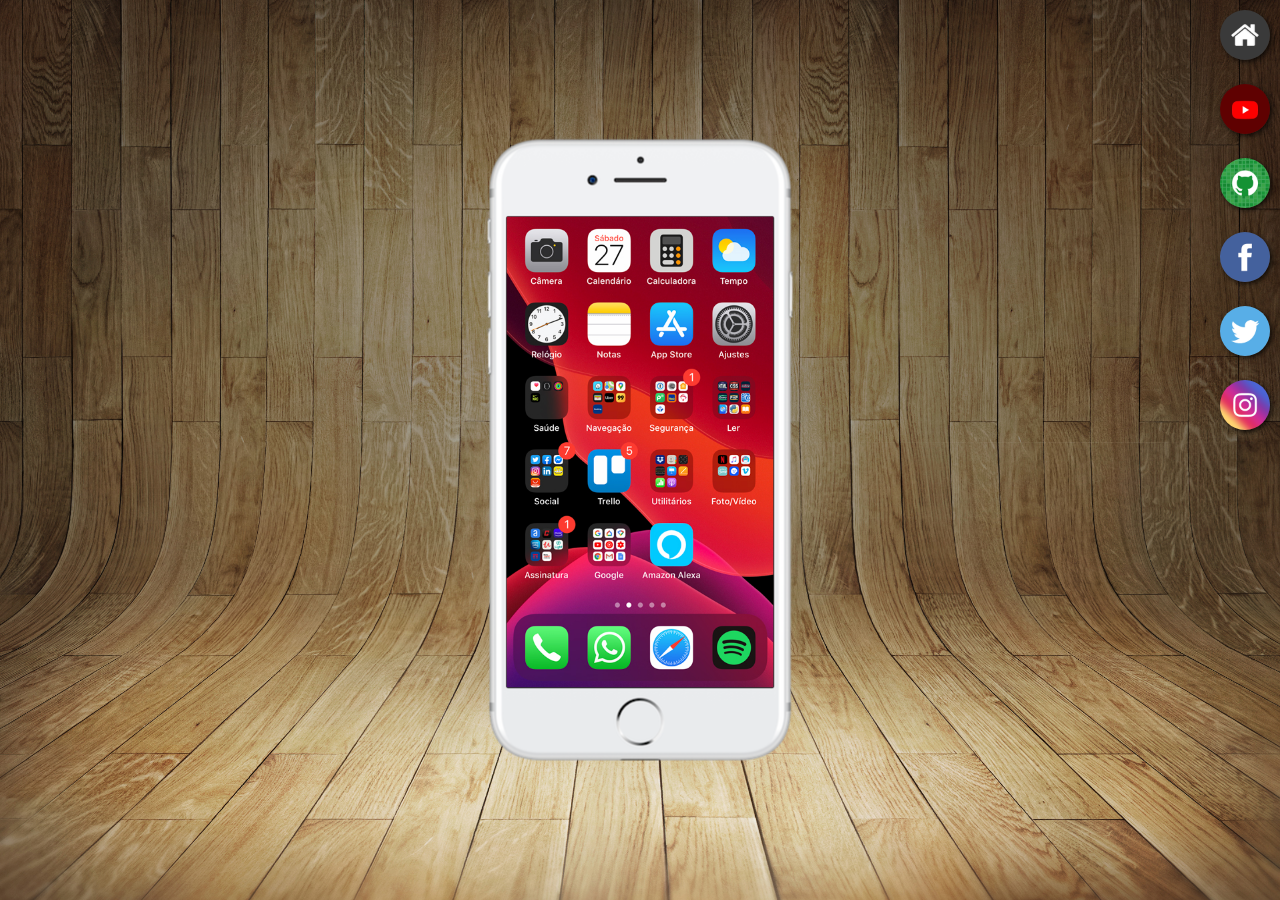
<file: index.html>
<!DOCTYPE html>
<html lang="pt-br">
<head>
    <meta charset="UTF-8">
    <meta name="viewport" content="width=device-width, initial-scale=1.0">
    <title>Projeto redes sociais</title>
    <link rel="shortcut icon" href="favicon.ico" type="image/x-icon">
    <link rel="stylesheet" href="estilos/style.css">
</head>
<body>
    <main>
        <section id="telefone">
            <iframe src="home.html" name="tela" id="tela" frameborder="0"></iframe>
        </section>
        <section id="redes-sociais">
            <a href="" target="tela"> <img src="imagens/logo-home.jpg" alt=""></a><br>
            <a href="youtube.html" target="tela"> <img src="imagens/logo-youtube.jpg" alt=""></a><br>
            <a href="github.html" target="tela"> <img src="imagens/logo-github.jpg" alt=""></a><br>
            <a href="" target="tela"> <img src="imagens/logo-facebook.jpg" alt=""></a><br>
            <a href="" target="tela"> <img src="imagens/logo-twitter.jpg" alt=""></a><br>
            <a href="" target="tela"> <img src="imagens/logo-instagram.jpg" alt=""></a>
        </section>
    </main>
</body>
</html>
</file>
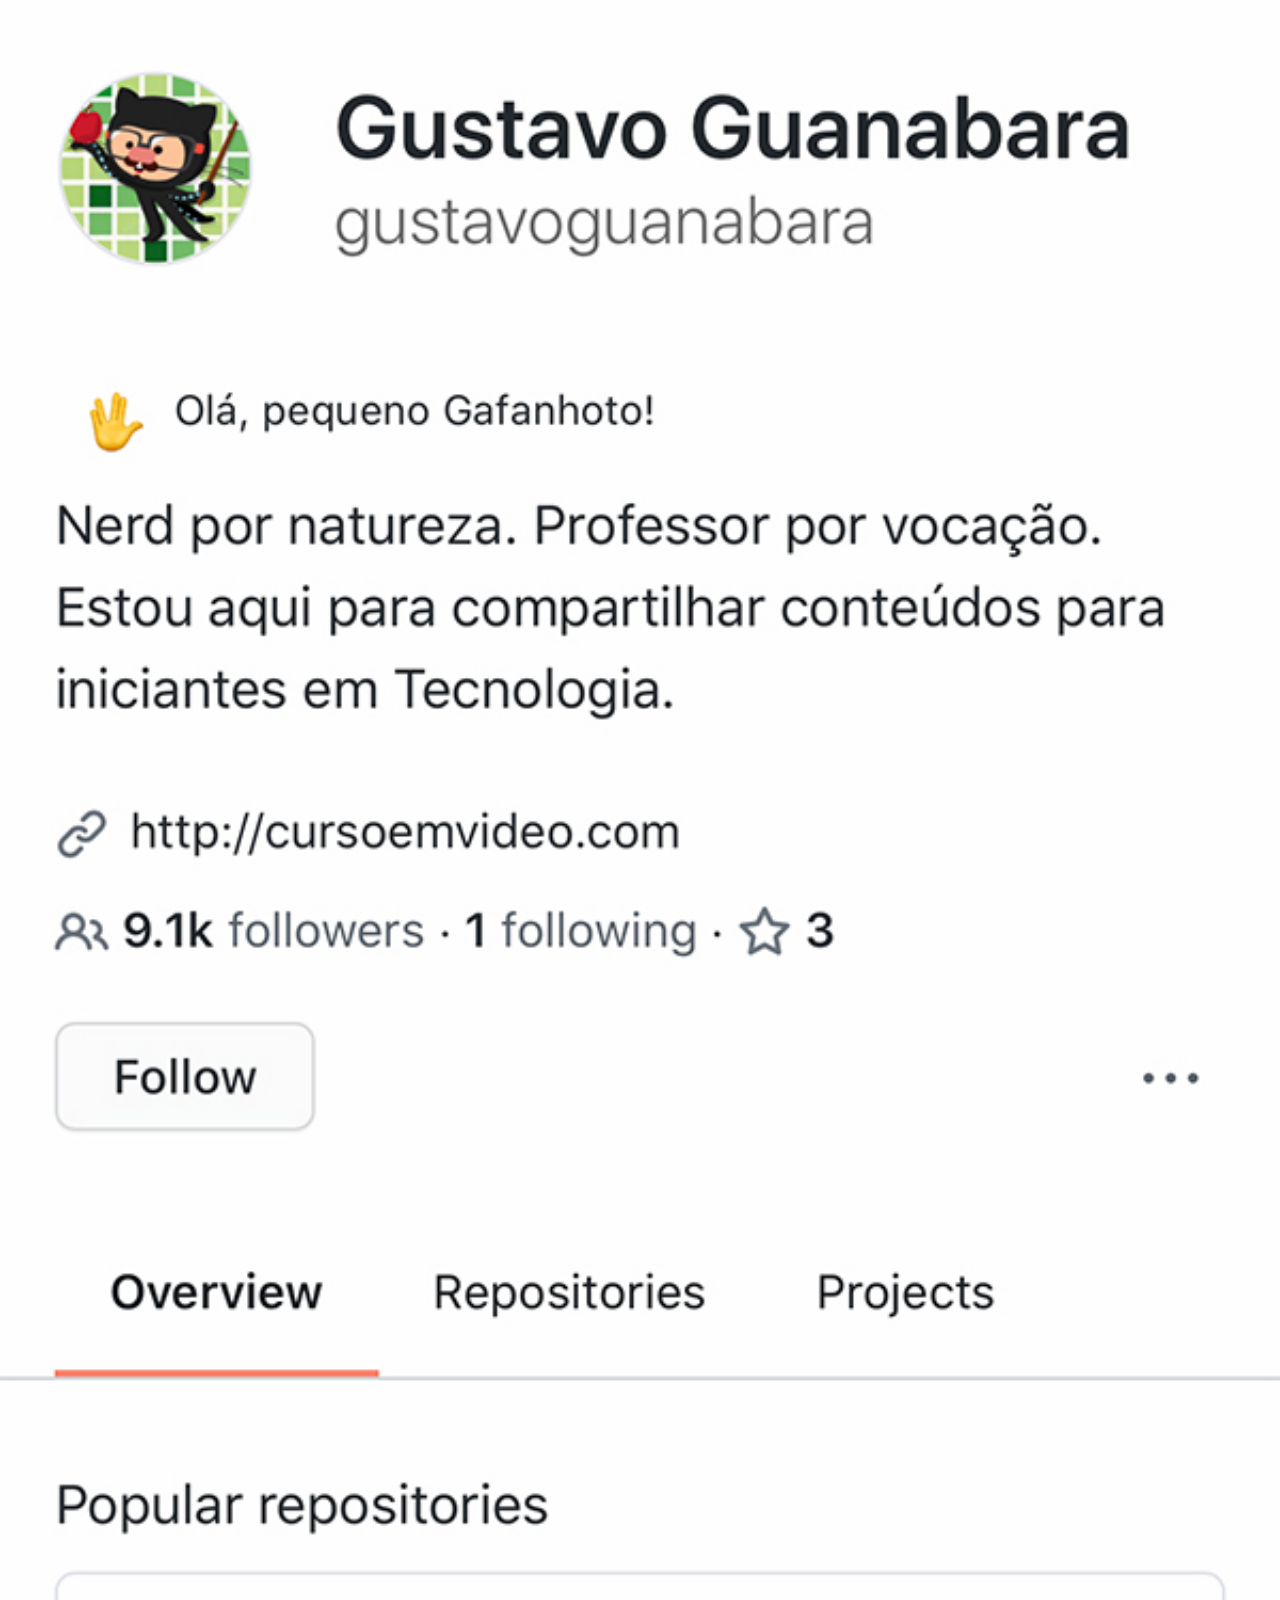
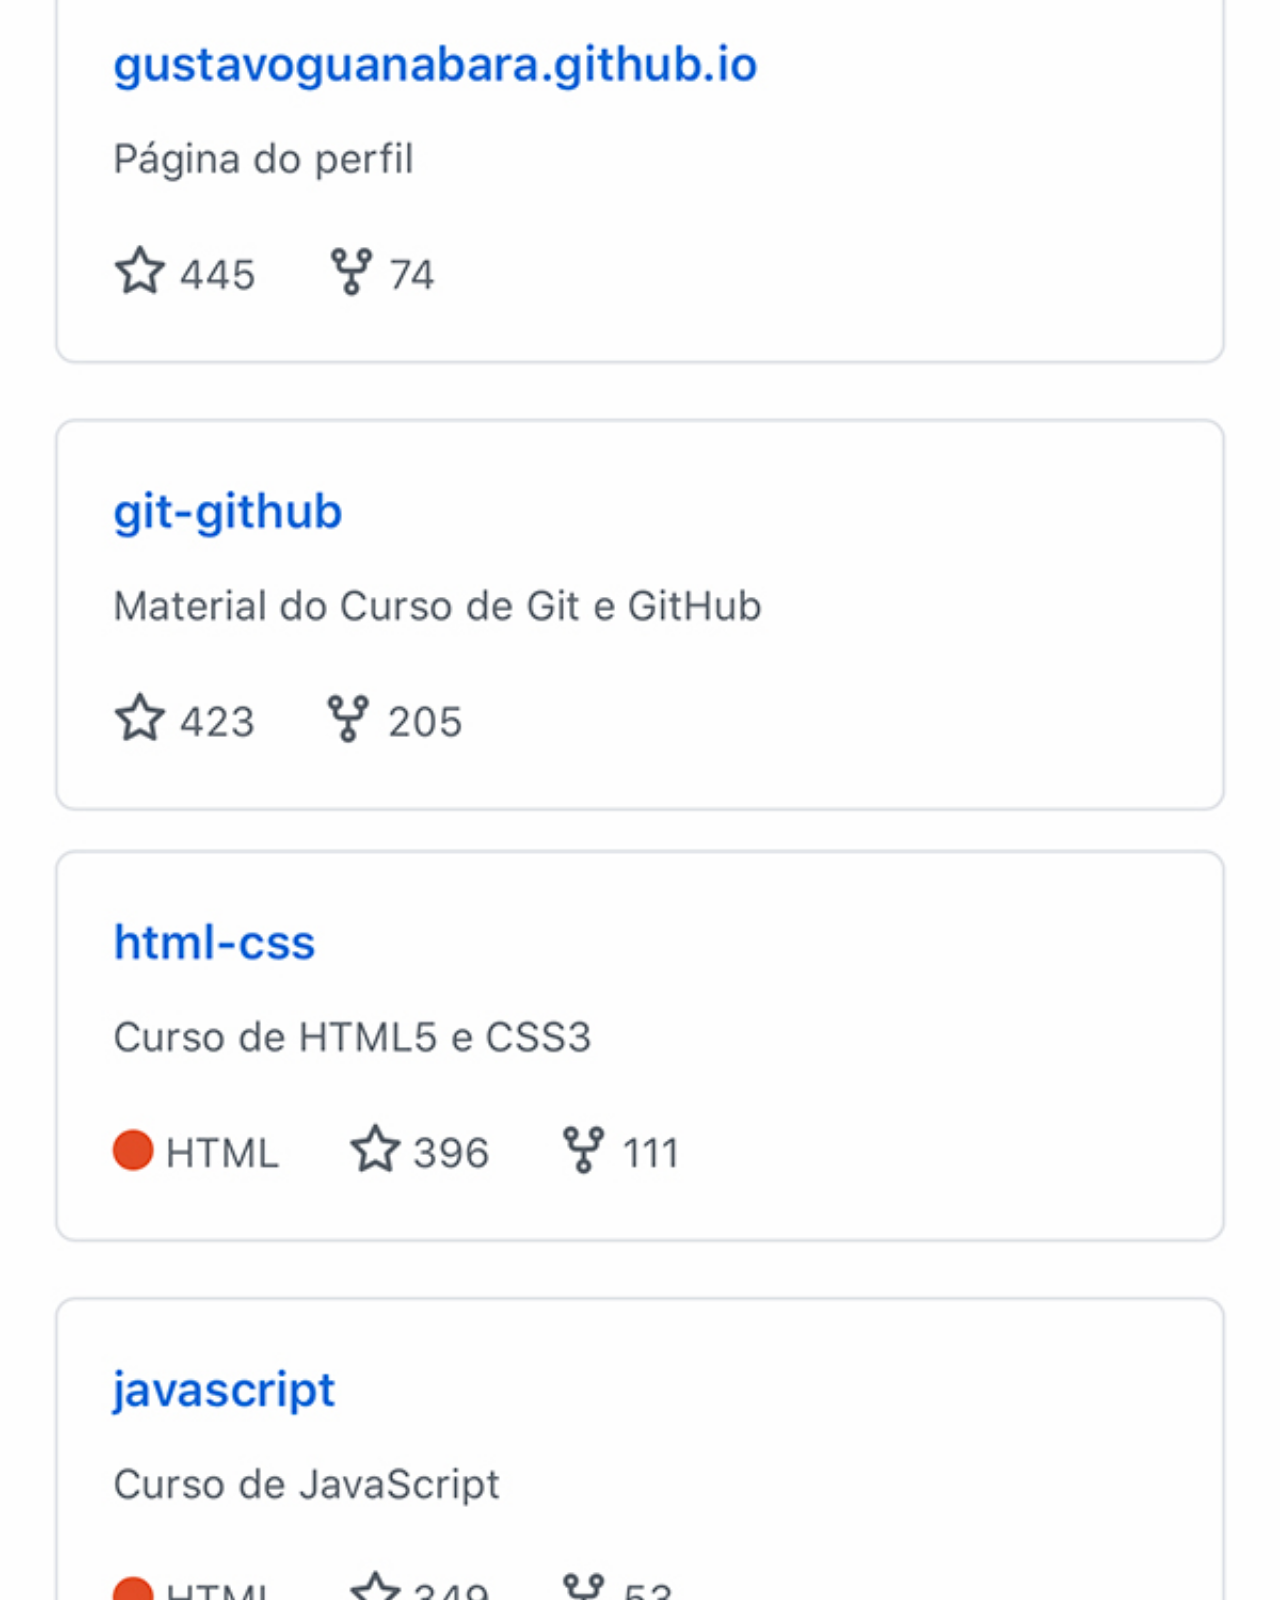
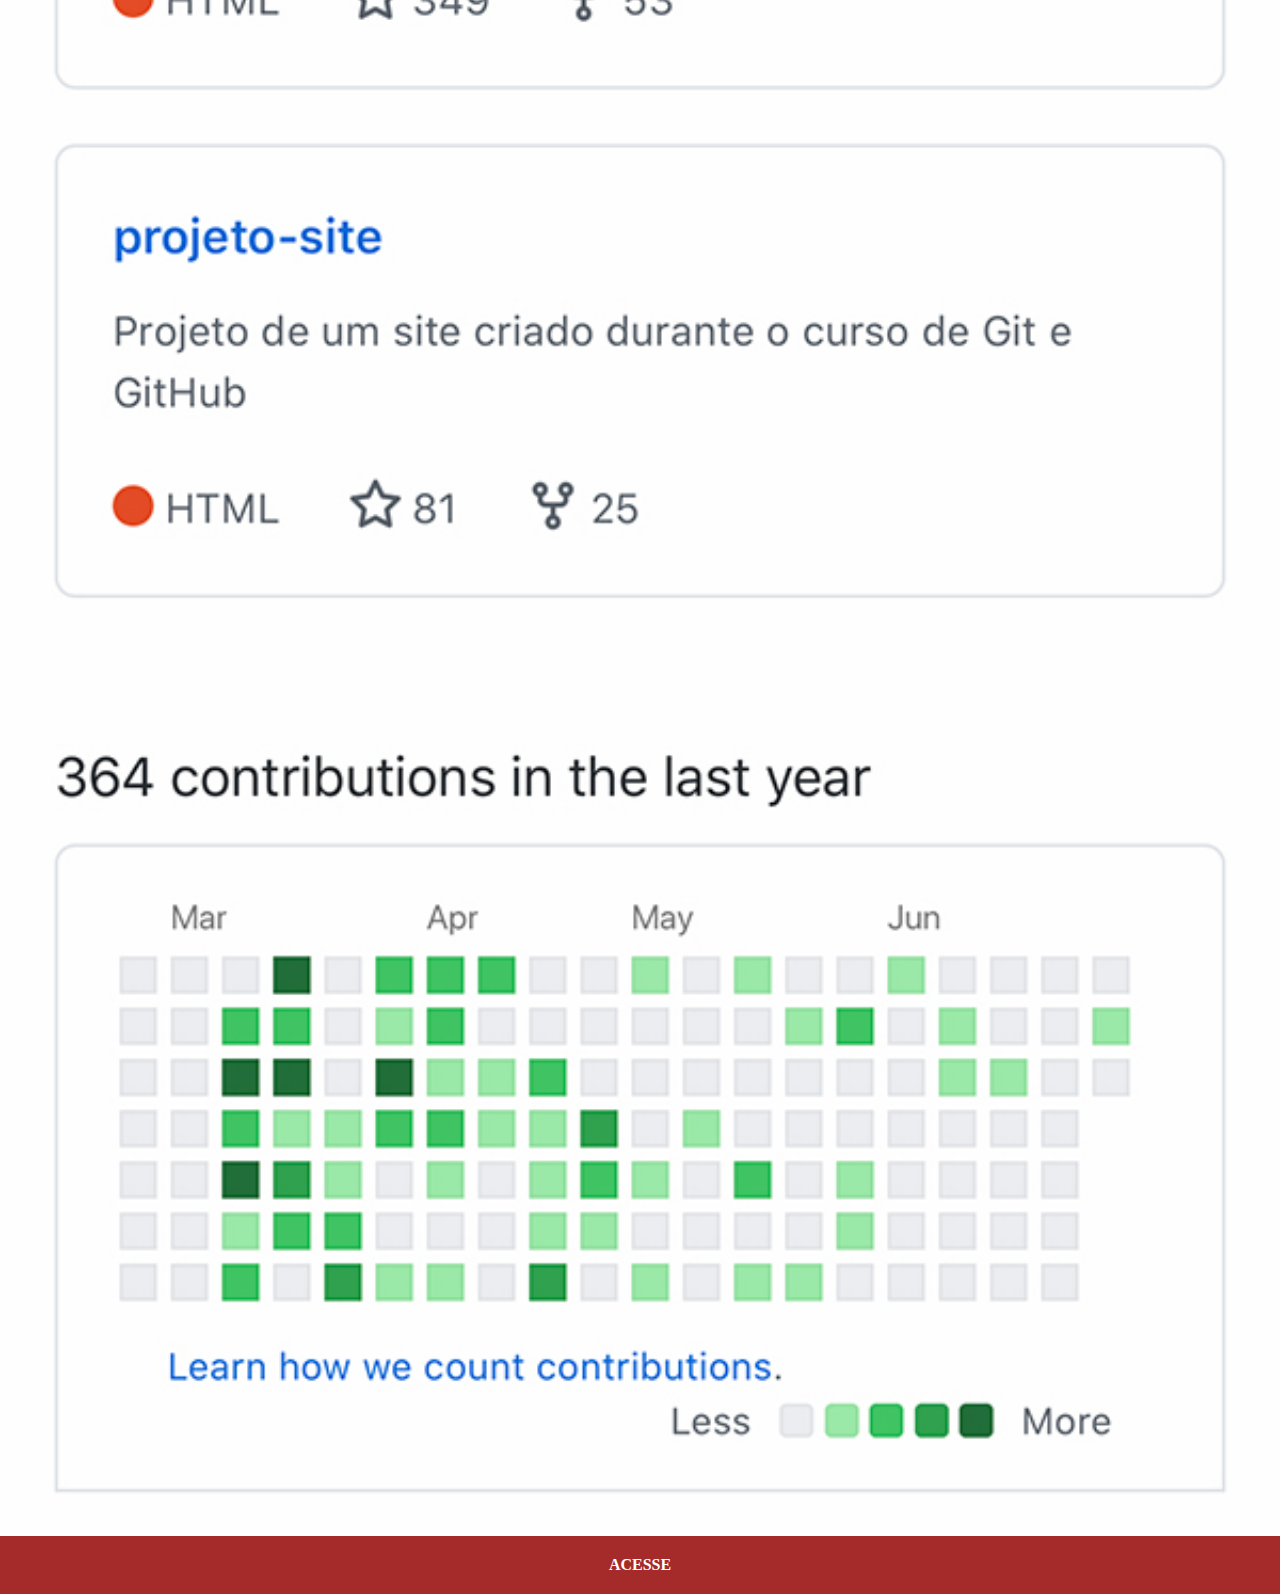
<file: github.html>
<!DOCTYPE html>
<html lang="pt-br">
<head>
    <meta charset="UTF-8">
    <meta name="viewport" content="width=device-width, initial-scale=1.0">
    <title>github</title>
    <link rel="stylesheet" href="estilos/social.css">
</head>
<body>
    <img src="imagens/tela-github.jpg" alt="">
    <a href="https://github.com/professorguanabara" target="_blank">ACESSE</a>
</body>
</html>
</file>
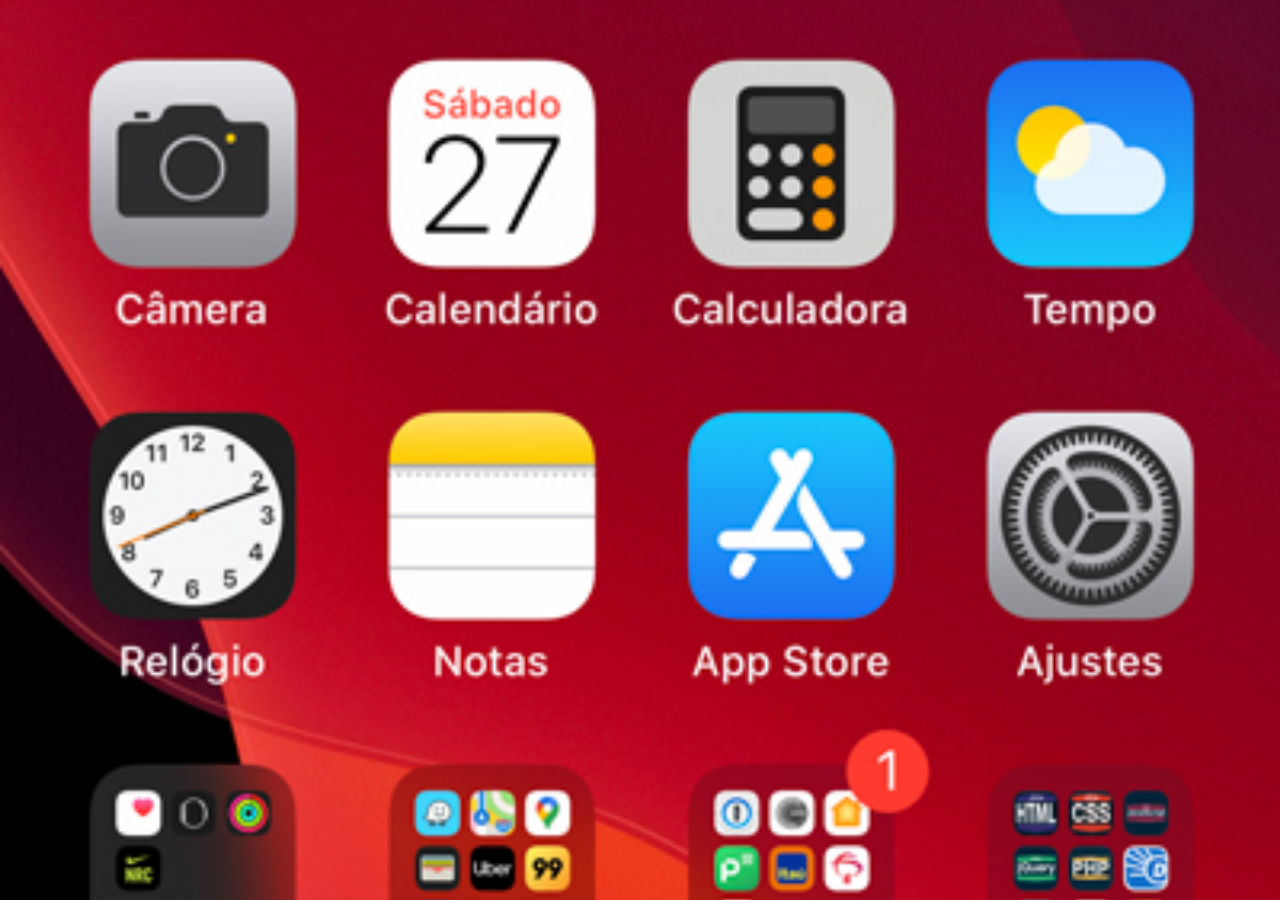
<file: home.html>
<!DOCTYPE html>
<html lang="pt-br">
<head>
    <meta charset="UTF-8">
    <meta name="viewport" content="width=device-width, initial-scale=1.0">
    <title>Document</title>
</head>
<style>
    *{
        margin: 0px;
        padding: 0px;
    }
    body{
        width: 100vw;
        height: 100vh;
        background: black url('imagens/tela-home.jpg') no-repeat top center;
        background-size: cover;
    }
</style>
<body>
    
</body>
</html>
</file>
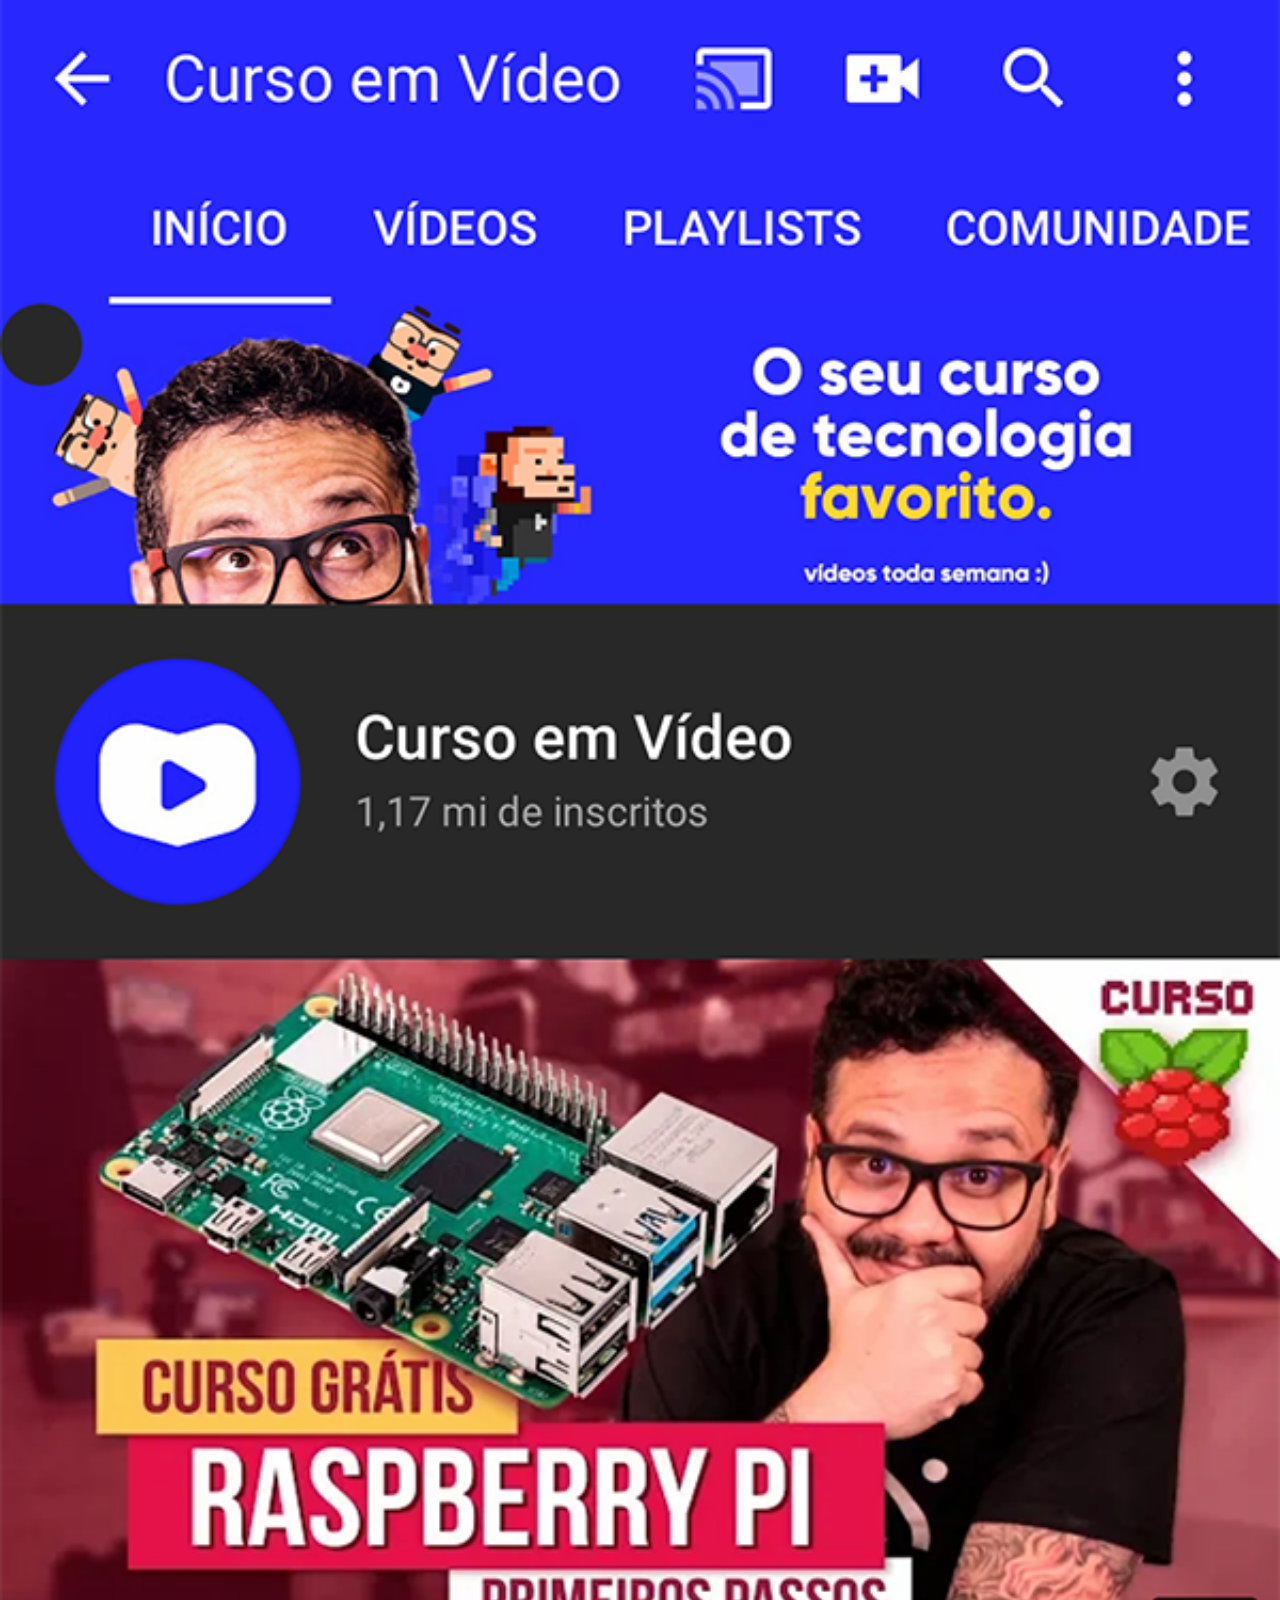
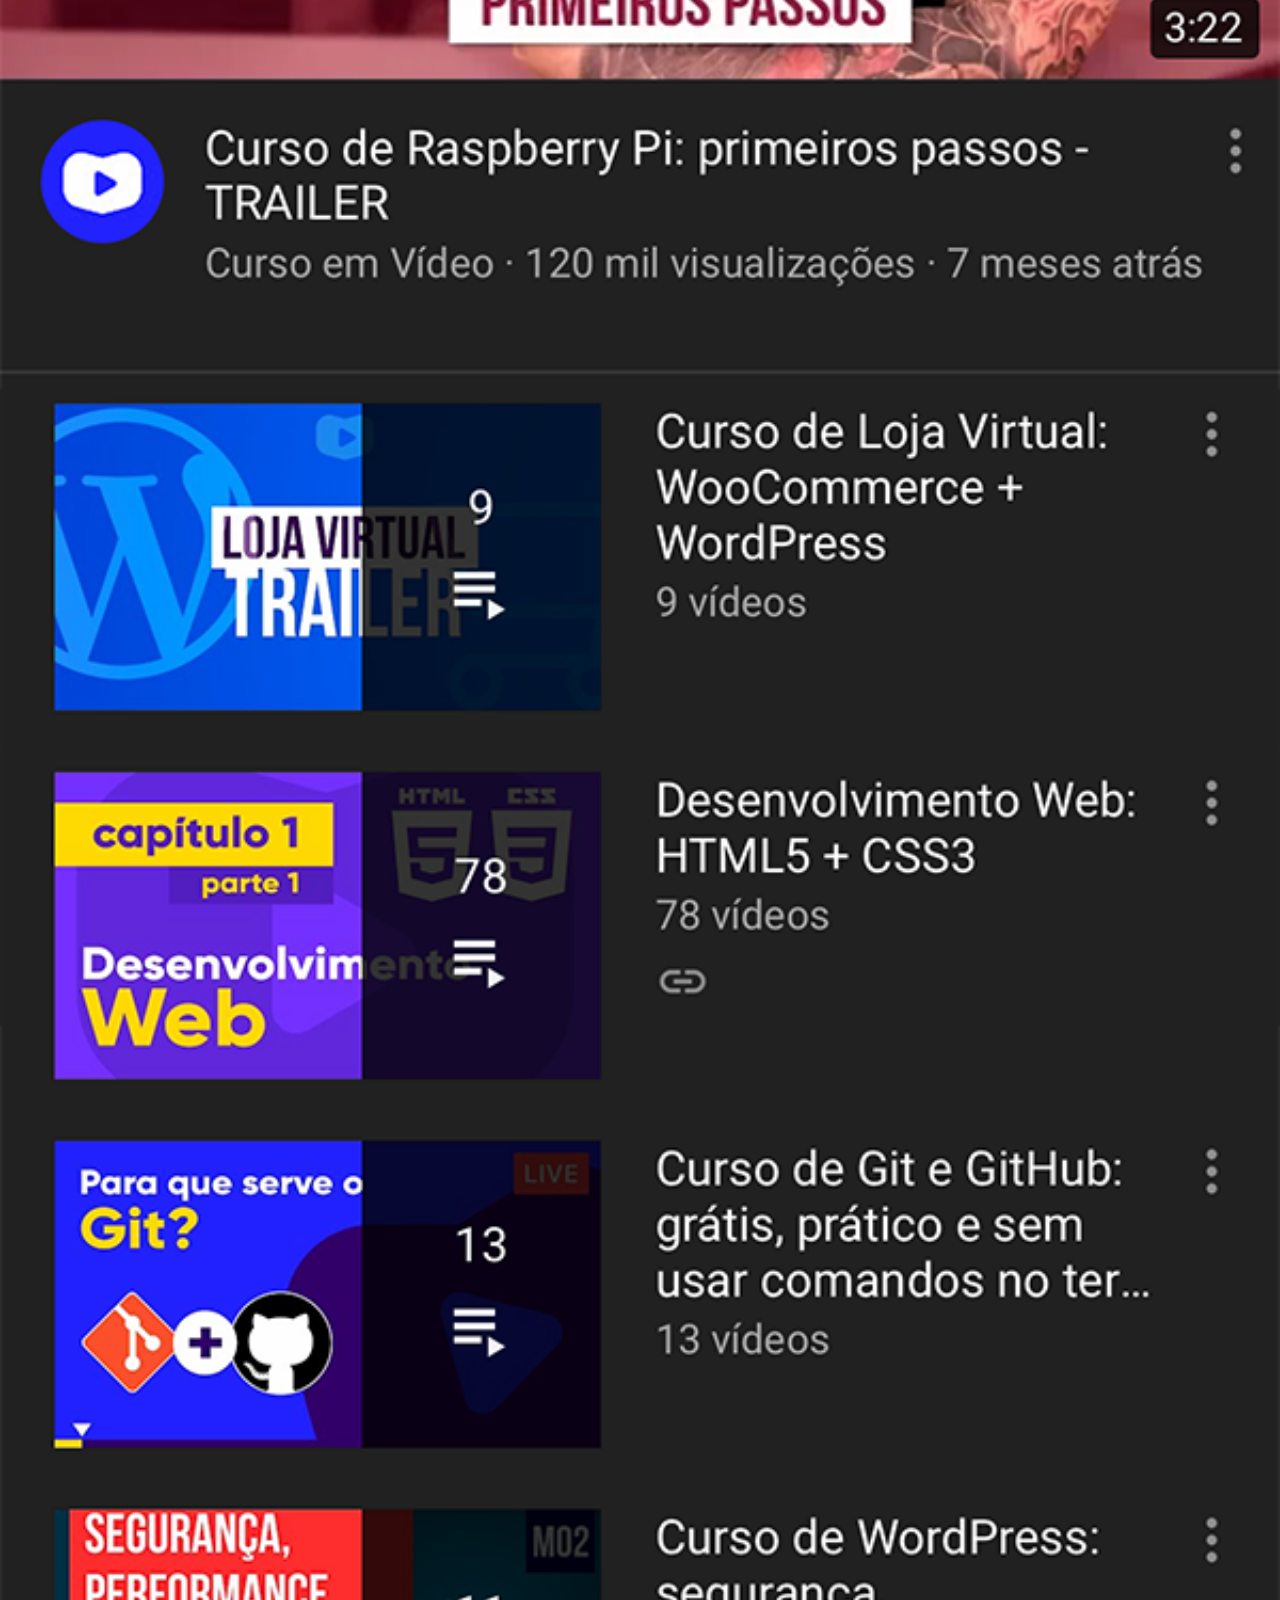
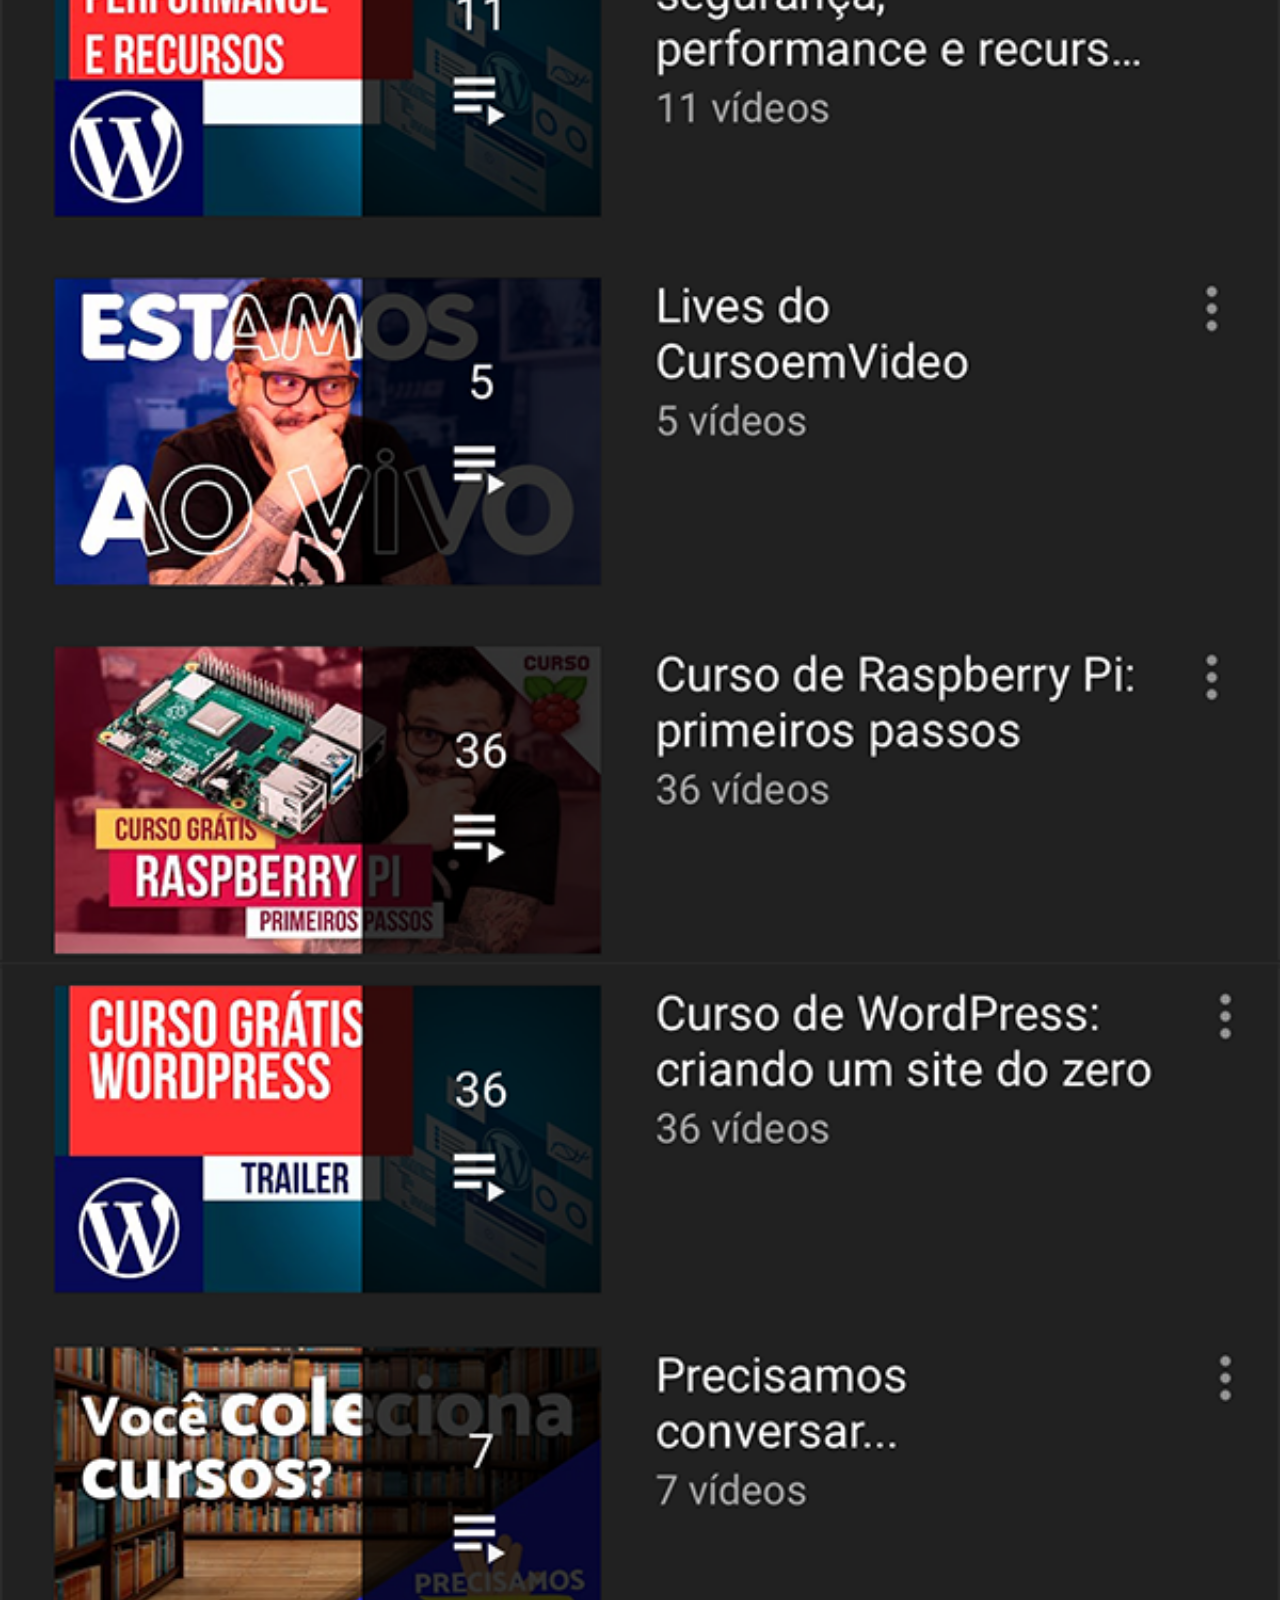
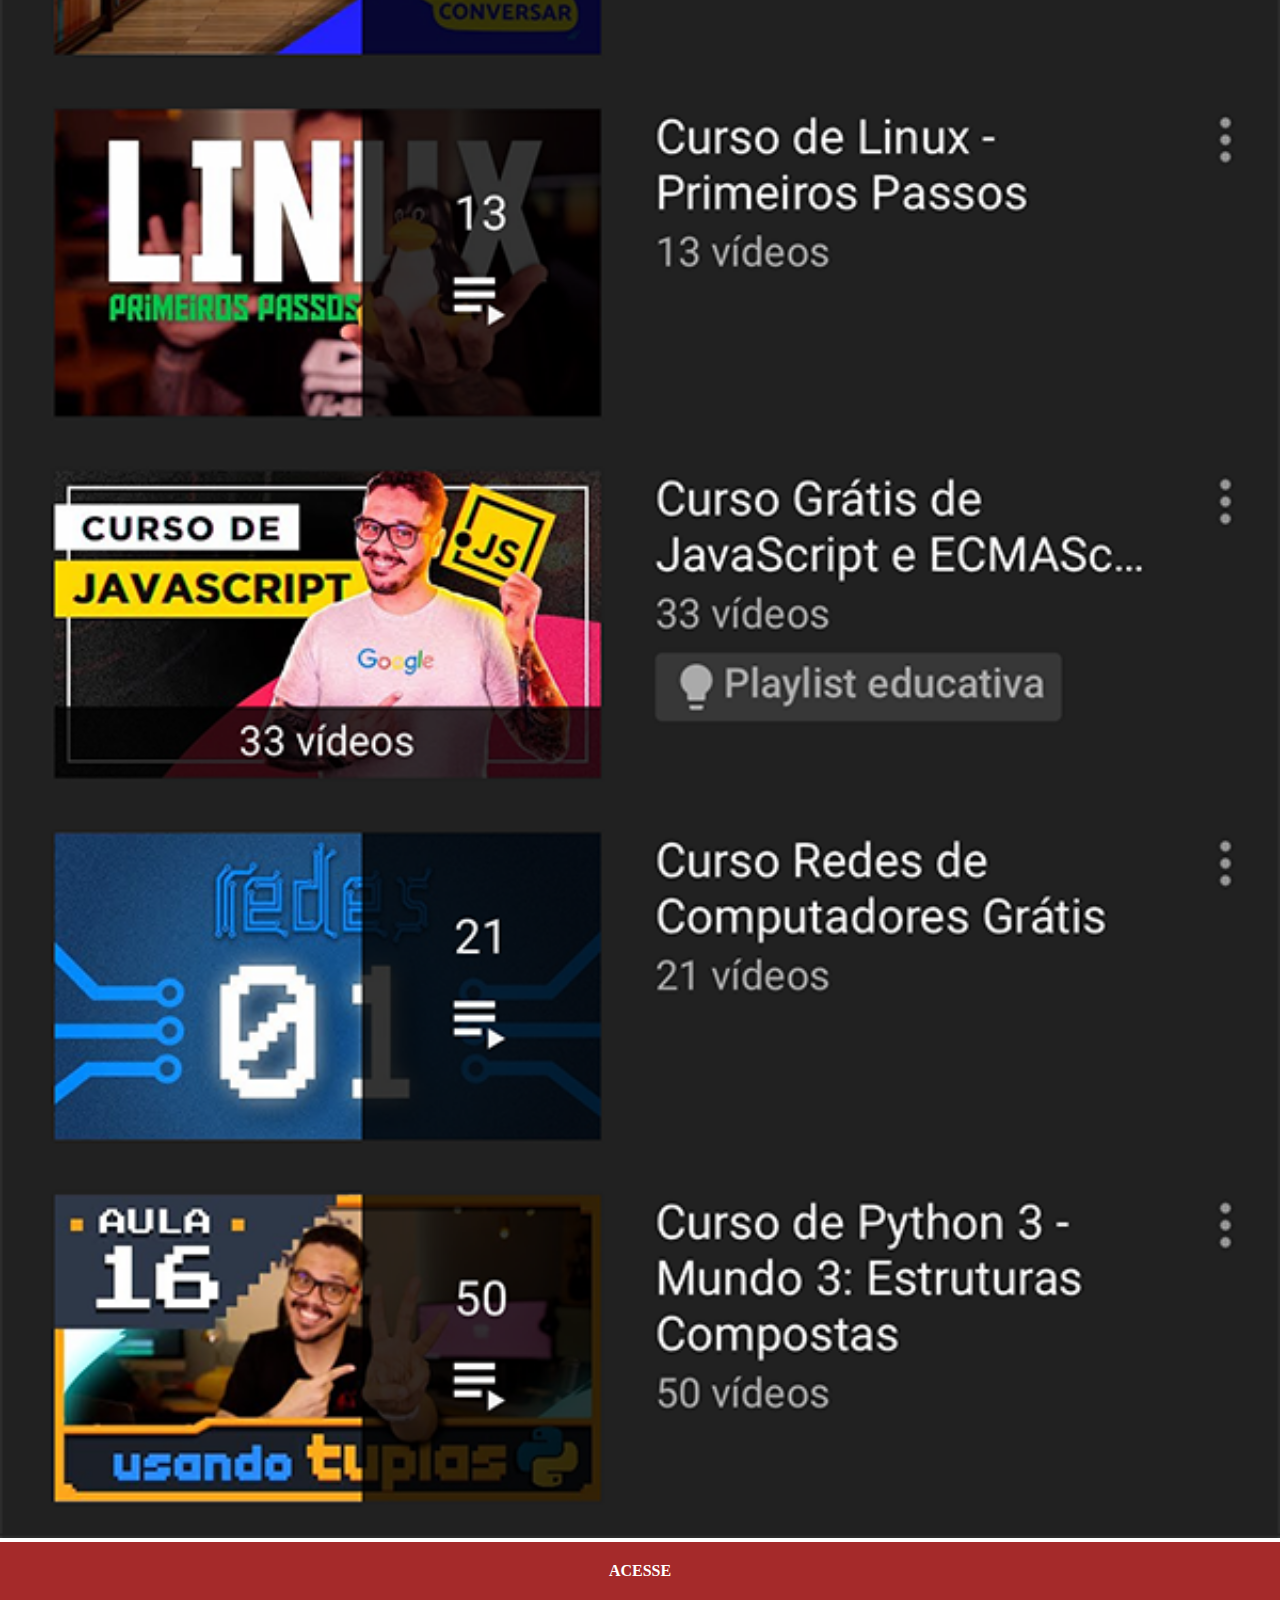
<file: youtube.html>
<!DOCTYPE html>
<html lang="pt-br">
<head>
    <meta charset="UTF-8">
    <meta name="viewport" content="width=device-width, initial-scale=1.0">
    <title>Youtube</title>
    <link rel="stylesheet" href="estilos/social.css">
</head>
<body>
    <img src="imagens/tela-youtube.png" alt="Youtube">
    <a href="https://www.youtube.com/" target="_blank">ACESSE</a>
</body>
</html>
</file>
<file: estilos/style.css>
@charset "UTF-8";
*{
    margin: 0px;
    padding: 0px;
    font-family: Arial, Helvetica, sans-serif;
}
html, body{
    height: 100vh;
    width: 100vw;
    background-color: rgb(13, 13, 56);
}
::-webkit-scrollbar {
    width: 0px;
    height: 0px;}
body{
    background: url('../imagens/fundo-madeira.jpg') no-repeat top center;
    background-size: cover;
    background-attachment: fixed;
}
main{
    position: relative;
    height: 100vh;
}
section#telefone{
    position: absolute;
    top: 50%;
    left: 50%;
    transform: translate(-50%, -50%);

    height: 627px;
    width: 311px;
    background: url('../imagens/frame-iphone.png') no-repeat;
}
iframe#tela{
    position: relative;
    top: 80px;
    left: 22px;
    width: 267px;
    height: 471px;
}
section#redes-sociais {
    text-align: right;
}
section#redes-sociais img {
    width: 50px;
    margin: 10px;
    border-radius: 50%;
    box-shadow: 2px 2px 5px rgba(0, 0, 0, 0.726);
    box-sizing: border-box;
}
section#redes-sociais img:hover {
    border: 2px solid rgba(255, 255, 255, 0.459);
    transform:translate(-3px, -3px);
    box-shadow: 5px 5px 10px rgba(0, 0, 0, 0.829);
    transition: transform 0.5s, border 0.6s;
}
</file>
<file: estilos/social.css>
@charset "UTF-8";
*{
    padding: 0px;
    margin: 0px;
}
::-webkit-scrollbar{
    width: 0px;
    height: 0px;
}
img{
    width: 100vw;

}
a{
    display: block;
    background-color: brown;
    color: white;
    text-align: center;
    padding: 20px;
    font-weight: bolder;
    text-decoration: none;
}
a:hover{
    background-color: red;
}
</file>
